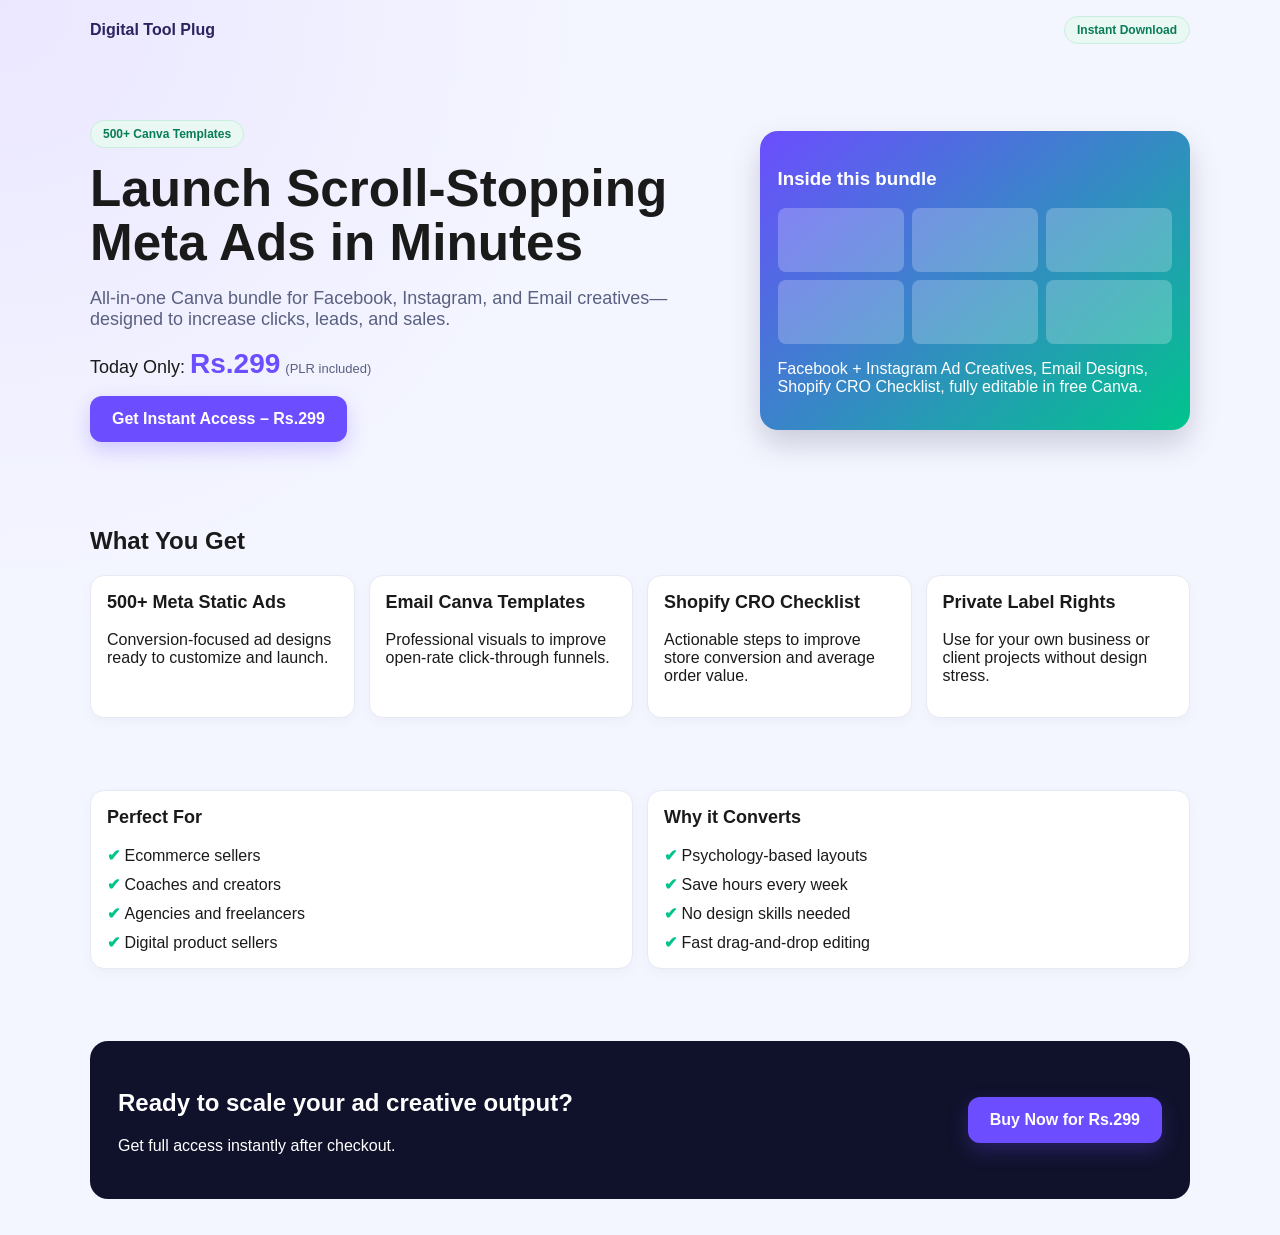
<file: funnel/index.html>
<!doctype html>
<html lang="en">
<head>
  <meta charset="UTF-8" />
  <meta name="viewport" content="width=device-width, initial-scale=1.0" />
  <title>500+ Meta Ad Templates Bundle</title>
  <link rel="stylesheet" href="styles.css" />
</head>
<body>
  <nav class="top-nav"><div class="container"><a class="brand" href="#">Digital Tool Plug</a><span class="badge">Instant Download</span></div></nav>
  <header class="hero">
    <div class="container hero-grid">
      <div>
        <span class="badge">500+ Canva Templates</span>
        <h1>Launch Scroll-Stopping Meta Ads in Minutes</h1>
        <p class="lead">All-in-one Canva bundle for Facebook, Instagram, and Email creatives—designed to increase clicks, leads, and sales.</p>
        <p class="price">Today Only: <strong>Rs.299</strong> <span class="small">(PLR included)</span></p>
        <a class="btn" href="checkout.html">Get Instant Access – Rs.299</a>
      </div>
      <div class="mock">
        <h3>Inside this bundle</h3>
        <div class="mock-grid">
          <div class="mock-tile"></div><div class="mock-tile"></div><div class="mock-tile"></div>
          <div class="mock-tile"></div><div class="mock-tile"></div><div class="mock-tile"></div>
        </div>
        <p>Facebook + Instagram Ad Creatives, Email Designs, Shopify CRO Checklist, fully editable in free Canva.</p>
      </div>
    </div>
  </header>

  <section class="section"><div class="container">
    <h2>What You Get</h2>
    <div class="cards">
      <article class="card"><h3>500+ Meta Static Ads</h3><p>Conversion-focused ad designs ready to customize and launch.</p></article>
      <article class="card"><h3>Email Canva Templates</h3><p>Professional visuals to improve open-rate click-through funnels.</p></article>
      <article class="card"><h3>Shopify CRO Checklist</h3><p>Actionable steps to improve store conversion and average order value.</p></article>
      <article class="card"><h3>Private Label Rights</h3><p>Use for your own business or client projects without design stress.</p></article>
    </div>
  </div></section>

  <section class="section"><div class="container cards">
    <article class="card"><h3>Perfect For</h3><ul class="clean"><li>Ecommerce sellers</li><li>Coaches and creators</li><li>Agencies and freelancers</li><li>Digital product sellers</li></ul></article>
    <article class="card"><h3>Why it Converts</h3><ul class="clean"><li>Psychology-based layouts</li><li>Save hours every week</li><li>No design skills needed</li><li>Fast drag-and-drop editing</li></ul></article>
  </div></section>

  <section class="section"><div class="container footer-cta">
    <div><h2>Ready to scale your ad creative output?</h2><p>Get full access instantly after checkout.</p></div>
    <a class="btn" href="checkout.html">Buy Now for Rs.299</a>
  </div></section>
</body>
</html>
</file>
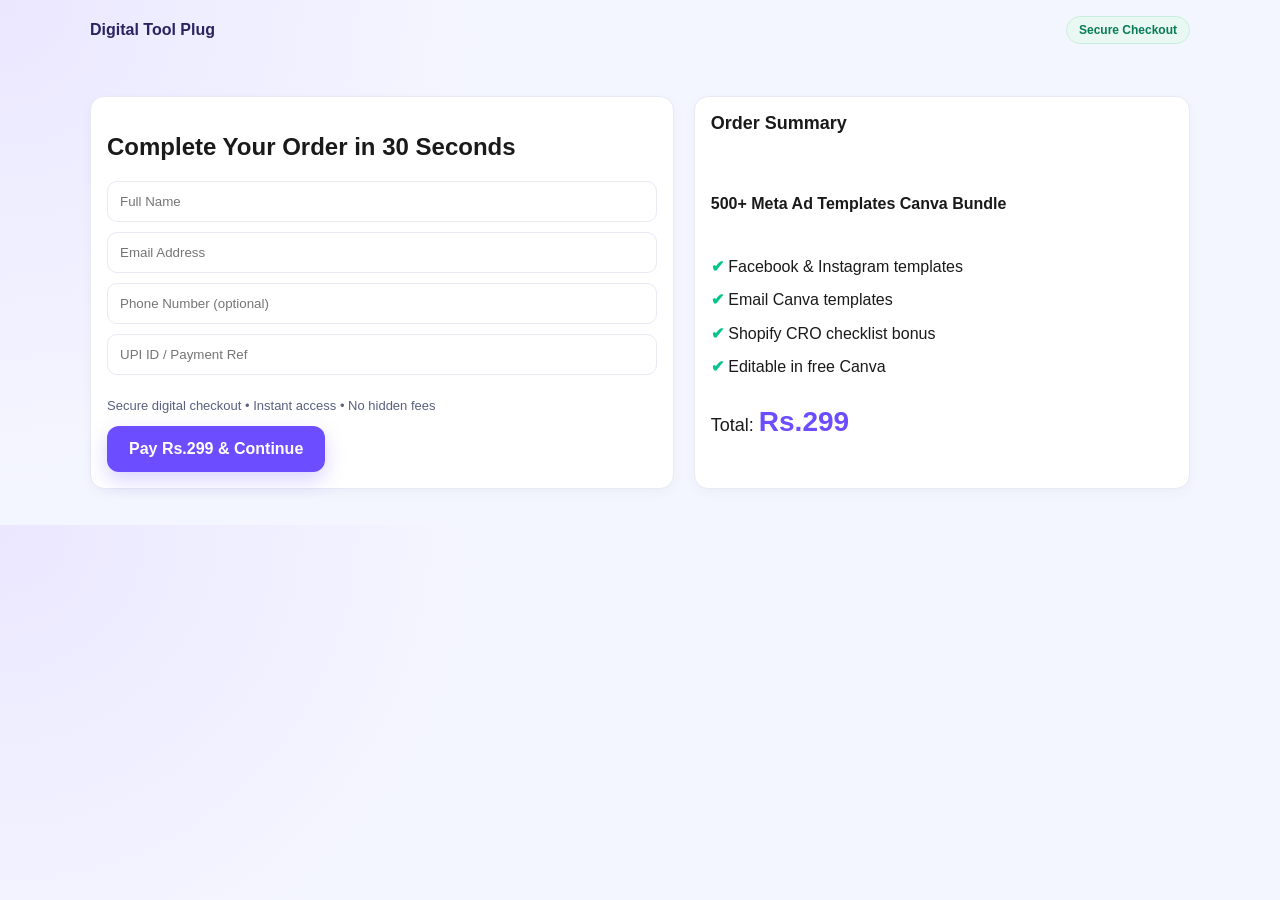
<file: funnel/checkout.html>
<!doctype html><html lang="en"><head><meta charset="UTF-8"><meta name="viewport" content="width=device-width, initial-scale=1.0"><title>Checkout - Meta Templates Bundle</title><link rel="stylesheet" href="styles.css"></head>
<body>
<nav class="top-nav"><div class="container"><a class="brand" href="index.html">Digital Tool Plug</a><span class="badge">Secure Checkout</span></div></nav>
<section class="section"><div class="container checkout-wrap">
  <div class="card">
    <h2>Complete Your Order in 30 Seconds</h2>
    <input class="input" placeholder="Full Name"/>
    <input class="input" placeholder="Email Address"/>
    <input class="input" placeholder="Phone Number (optional)"/>
    <input class="input" placeholder="UPI ID / Payment Ref"/>
    <p class="small">Secure digital checkout • Instant access • No hidden fees</p>
    <a class="btn" href="upsell.html">Pay Rs.299 & Continue</a>
  </div>
  <aside class="card stack">
    <h3>Order Summary</h3>
    <p><strong>500+ Meta Ad Templates Canva Bundle</strong></p>
    <ul class="clean"><li>Facebook & Instagram templates</li><li>Email Canva templates</li><li>Shopify CRO checklist bonus</li><li>Editable in free Canva</li></ul>
    <p class="price">Total: <strong>Rs.299</strong></p>
  </aside>
</div></section>
</body></html>
</file>
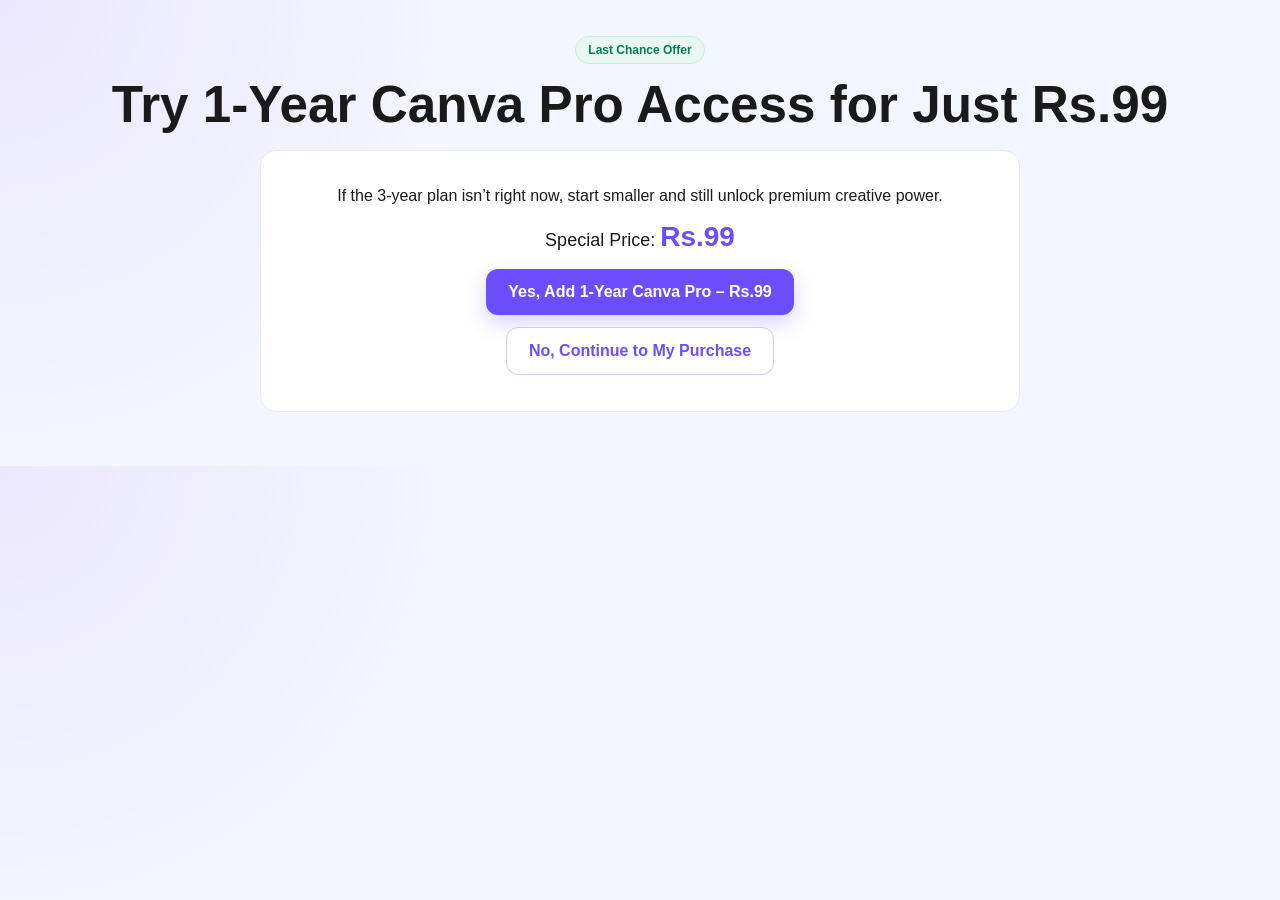
<file: funnel/downsell.html>
<!doctype html><html lang="en"><head><meta charset="UTF-8"><meta name="viewport" content="width=device-width, initial-scale=1.0"><title>Downsell - Canva Pro 1 Year</title><link rel="stylesheet" href="styles.css"></head>
<body>
<section class="section center"><div class="container">
  <span class="badge">Last Chance Offer</span>
  <h1>Try 1-Year Canva Pro Access for Just Rs.99</h1>
  <div class="offer-box">
    <p>If the 3-year plan isn’t right now, start smaller and still unlock premium creative power.</p>
    <p class="price">Special Price: <strong>Rs.99</strong></p>
    <a class="btn" href="thankyou.html">Yes, Add 1-Year Canva Pro – Rs.99</a>
    <p style="margin-top:12px"><a class="btn secondary" href="thankyou.html">No, Continue to My Purchase</a></p>
  </div>
</div></section>
</body></html>
</file>
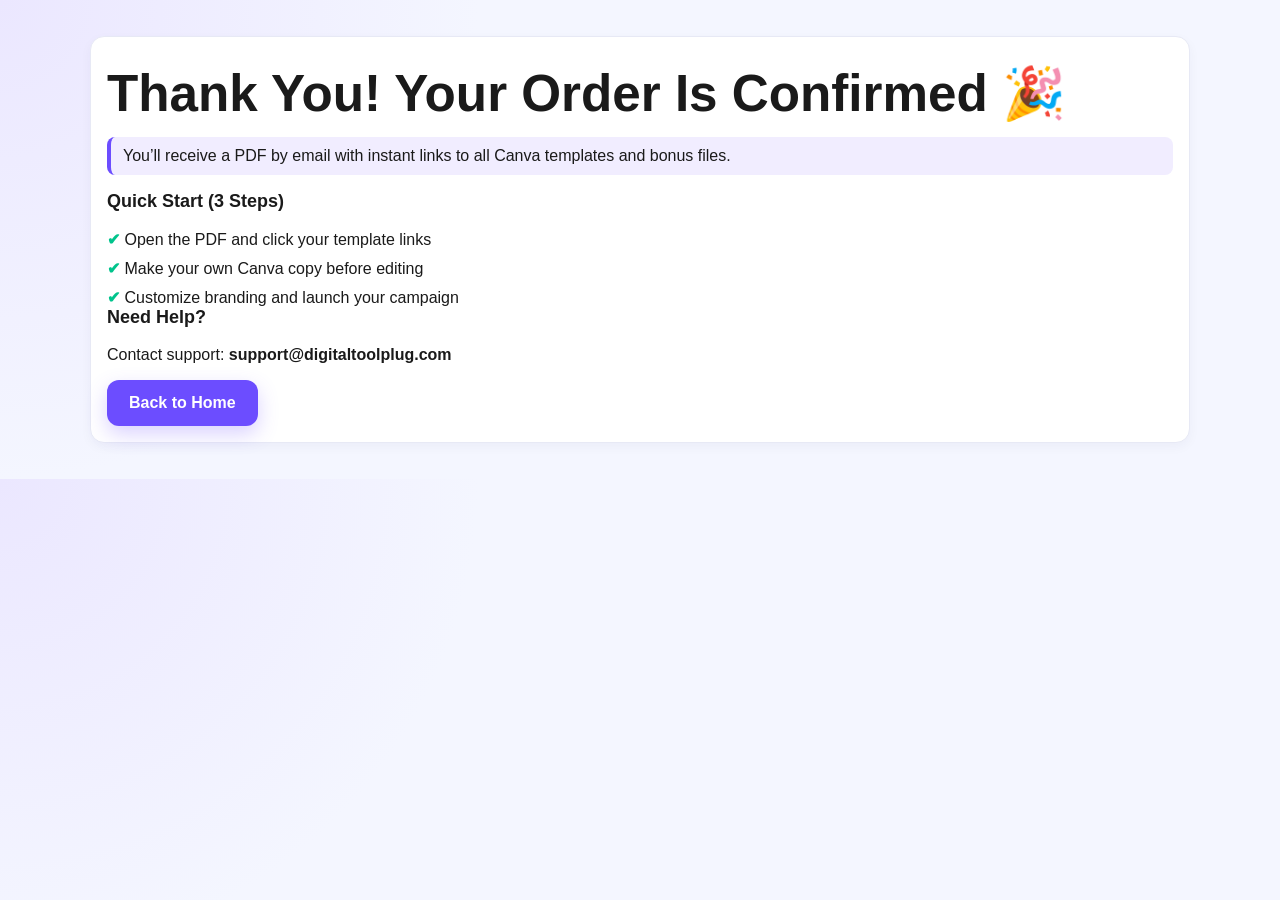
<file: funnel/thankyou.html>
<!doctype html><html lang="en"><head><meta charset="UTF-8"><meta name="viewport" content="width=device-width, initial-scale=1.0"><title>Thank You - Digital Tool Plug</title><link rel="stylesheet" href="styles.css"></head>
<body>
<section class="section"><div class="container card">
  <h1>Thank You! Your Order Is Confirmed 🎉</h1>
  <p class="notice">You’ll receive a PDF by email with instant links to all Canva templates and bonus files.</p>
  <h3>Quick Start (3 Steps)</h3>
  <ul class="clean"><li>Open the PDF and click your template links</li><li>Make your own Canva copy before editing</li><li>Customize branding and launch your campaign</li></ul>
  <h3>Need Help?</h3>
  <p>Contact support: <strong>support@digitaltoolplug.com</strong></p>
  <a class="btn" href="index.html">Back to Home</a>
</div></section>
</body></html>
</file>
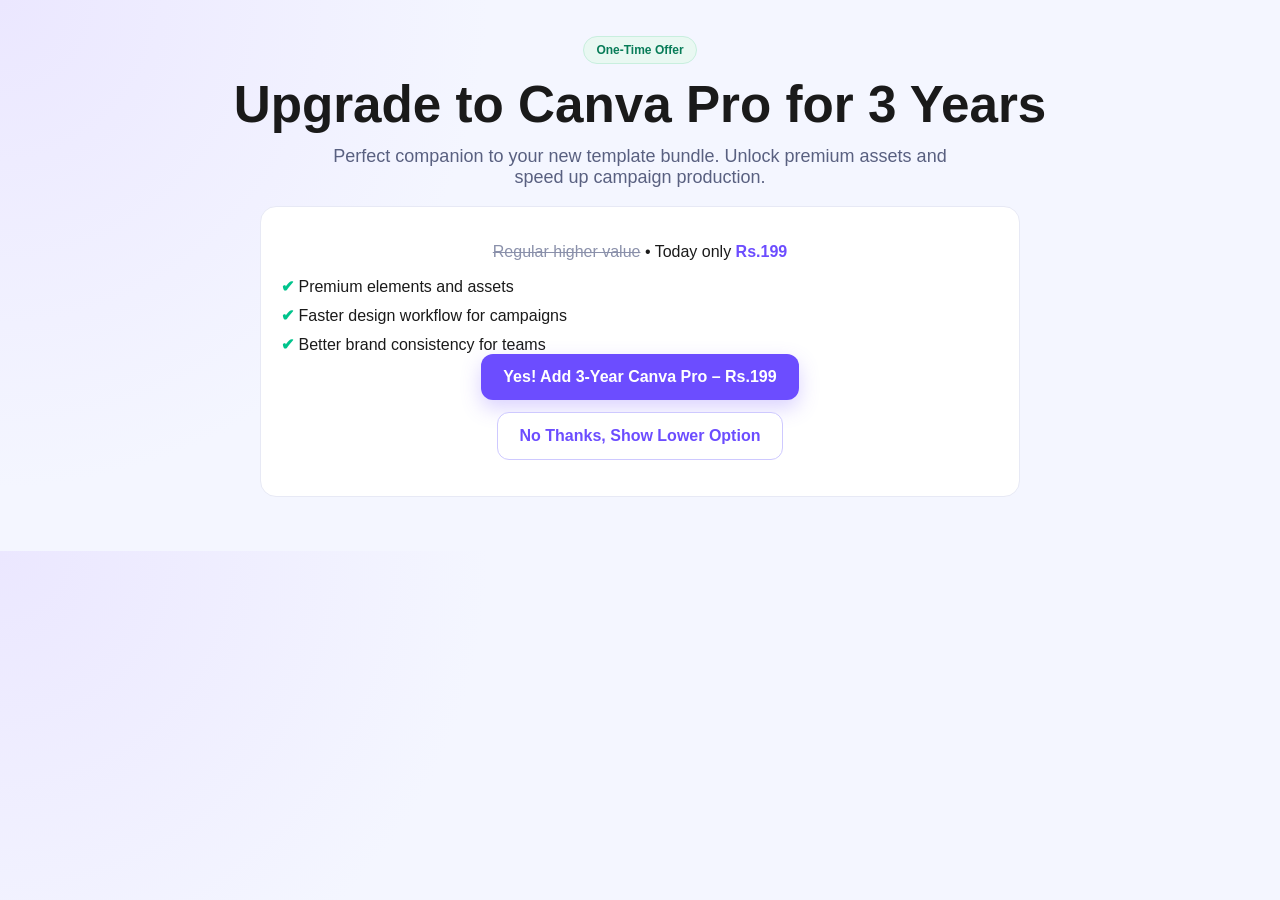
<file: funnel/upsell.html>
<!doctype html><html lang="en"><head><meta charset="UTF-8"><meta name="viewport" content="width=device-width, initial-scale=1.0"><title>Upgrade Offer - Canva Pro 3 Year</title><link rel="stylesheet" href="styles.css"></head>
<body>
<section class="section center"><div class="container">
  <span class="badge">One-Time Offer</span>
  <h1>Upgrade to Canva Pro for 3 Years</h1>
  <p class="lead" style="margin:0 auto">Perfect companion to your new template bundle. Unlock premium assets and speed up campaign production.</p>
  <div class="offer-box">
    <p><span class="strike">Regular higher value</span> • Today only <span class="highlight">Rs.199</span></p>
    <ul class="clean" style="text-align:left"><li>Premium elements and assets</li><li>Faster design workflow for campaigns</li><li>Better brand consistency for teams</li></ul>
    <a class="btn" href="thankyou.html">Yes! Add 3-Year Canva Pro – Rs.199</a>
    <p style="margin-top:12px"><a class="btn secondary" href="downsell.html">No Thanks, Show Lower Option</a></p>
  </div>
</div></section>
</body></html>
</file>
<file: funnel/styles.css>
:root {
  --bg: #f4f6ff;
  --card: #ffffff;
  --text: #1a1a1a;
  --muted: #596080;
  --primary: #6c4dff;
  --accent: #00c48c;
  --danger: #ff5a7a;
  --border: #e7e9f5;
}
* { box-sizing: border-box; }
body {
  margin: 0;
  font-family: Inter, Arial, sans-serif;
  color: var(--text);
  background: radial-gradient(circle at 0 0, #ebe7ff, var(--bg) 35%);
}
.container { width: min(1100px, 92%); margin: 0 auto; }
.badge { display:inline-block; background:#e9f8f2; color:#087c58; border:1px solid #c8efde; padding:6px 12px; border-radius:999px; font-size:12px; font-weight:700; }
.hero { padding: 60px 0 30px; }
.hero-grid { display:grid; grid-template-columns: 1.2fr .8fr; gap:24px; align-items:center; }
h1 { font-size: clamp(30px, 4vw, 52px); line-height:1.05; margin: 14px 0; font-family:Poppins, Inter, sans-serif; }
.lead { color:var(--muted); font-size:18px; max-width: 62ch; }
.price { margin:16px 0; font-size: 18px; }
.price strong { color: var(--primary); font-size:28px; }
.btn {
  display:inline-block; border:0; text-decoration:none; background:var(--primary); color:#fff;
  padding:14px 22px; border-radius:12px; font-weight:700; box-shadow: 0 8px 20px rgba(108,77,255,.25);
}
.btn.secondary { background:#fff; color:var(--primary); border:1px solid #cec9ff; box-shadow:none; }
.mock {
  background: linear-gradient(140deg, #6c4dff, #00c48c);
  border-radius: 18px; padding:18px; color:#fff; min-height:240px;
  box-shadow:0 14px 30px rgba(39,35,77,.2);
}
.mock-grid { display:grid; grid-template-columns:repeat(3,1fr); gap:8px; margin-top: 10px; }
.mock-tile { background: rgba(255,255,255,.23); height: 64px; border-radius:8px; }
.section { padding: 36px 0; }
.cards { display:grid; grid-template-columns: repeat(auto-fit, minmax(220px, 1fr)); gap:14px; }
.card { background:var(--card); border:1px solid var(--border); border-radius:14px; padding:16px; box-shadow: 0 4px 12px rgba(25,20,70,.04); }
.card h3 { margin-top:0; font-size:18px; }
ul.clean { list-style:none; margin:0; padding:0; display:grid; gap:10px; }
ul.clean li::before { content:'✔ '; color:var(--accent); font-weight:700; }
.footer-cta { background:#10122b; color:#fff; padding:28px; border-radius:18px; display:flex; justify-content:space-between; gap:18px; align-items:center; flex-wrap:wrap; }
.top-nav { padding: 16px 0; }
.top-nav .container { display:flex; justify-content:space-between; align-items:center; }
.brand { font-weight:800; color:#2a2460; text-decoration:none; }
.checkout-wrap { display:grid; grid-template-columns: 1fr .85fr; gap:20px; }
.input { width:100%; border:1px solid var(--border); border-radius:10px; padding:12px; margin-bottom:10px; }
.small { color: var(--muted); font-size: 13px; }
.stack { display:grid; gap:10px; }
.center { text-align:center; }
.offer-box { background: #fff; border:1px solid var(--border); border-radius:16px; padding:20px; max-width:760px; margin: 18px auto; }
.strike { text-decoration: line-through; color:#8a90aa; }
.highlight { color: var(--primary); font-weight: 800; }
.notice { border-left:4px solid var(--primary); padding:10px 12px; background:#f1edff; border-radius:8px; }
@media (max-width: 860px) {
  .hero-grid, .checkout-wrap { grid-template-columns:1fr; }
  .footer-cta { text-align:center; justify-content:center; }
}
</file>
